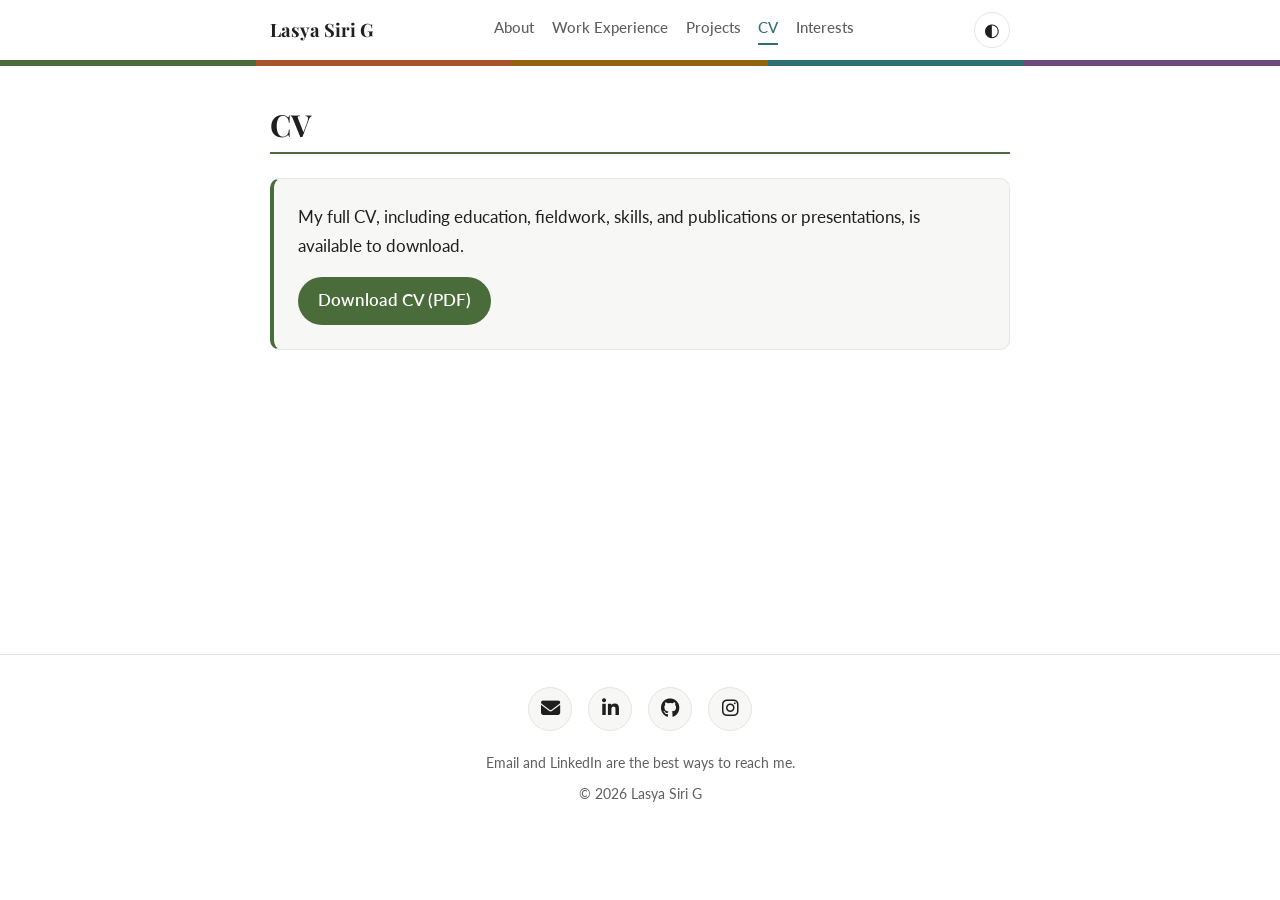
<file: cv.html>
<!DOCTYPE html>
<html lang="en">
<head>
  <meta charset="UTF-8">
  <meta name="viewport" content="width=device-width, initial-scale=1">
  <title>CV · Lasya Siri G</title>
  <script>try{var t=localStorage.getItem("theme");if(t)document.documentElement.setAttribute("data-theme",t)}catch(e){}</script>
  <link rel="stylesheet" href="https://cdnjs.cloudflare.com/ajax/libs/font-awesome/6.5.1/css/all.min.css">
  <link rel="stylesheet" href="style.css">
  <script src="script.js" defer></script>
</head>
<body>

  <header class="site-header">
    <div class="container nav">
      <a class="brand" href="index.html">Lasya Siri G</a>
      <nav aria-label="Main">
        <a href="index.html">About</a>
        <a href="experience.html">Work Experience</a>
        <a href="projects.html">Projects</a>
        <a href="cv.html" aria-current="page">CV</a>
        <a href="interests.html">Interests</a>
      </nav>
      <button id="theme-toggle" type="button" aria-label="Toggle dark mode">◐</button>
    </div>
    <div class="strata" aria-hidden="true"></div>
  </header>

  <main class="container page">
    <h1 class="page-title">CV</h1>

    <div class="cv-box">
      <p>
        My full CV, including education, fieldwork, skills, and
        publications or presentations, is available to download.
      </p>
      <a class="button" href="resume.pdf" download>Download CV (PDF)</a>
    </div>
  </main>

  <footer class="footer">
    <div class="container">
      <ul class="social">
        <li><a href="mailto:you@example.com" aria-label="Email" title="Email"><i class="fa-solid fa-envelope"></i></a></li>
        <li><a href="https://www.linkedin.com/in/yourname" aria-label="LinkedIn" title="LinkedIn"><i class="fa-brands fa-linkedin-in"></i></a></li>
        <li><a href="https://github.com/yourusername" aria-label="GitHub" title="GitHub"><i class="fa-brands fa-github"></i></a></li>
        <li><a href="https://instagram.com/yourname" aria-label="Instagram" title="Instagram"><i class="fa-brands fa-instagram"></i></a></li>
      </ul>
      <p>Email and LinkedIn are the best ways to reach me.</p>
      <p>© <span id="year"></span> Lasya Siri G</p>
    </div>
  </footer>

</body>
</html>
</file>
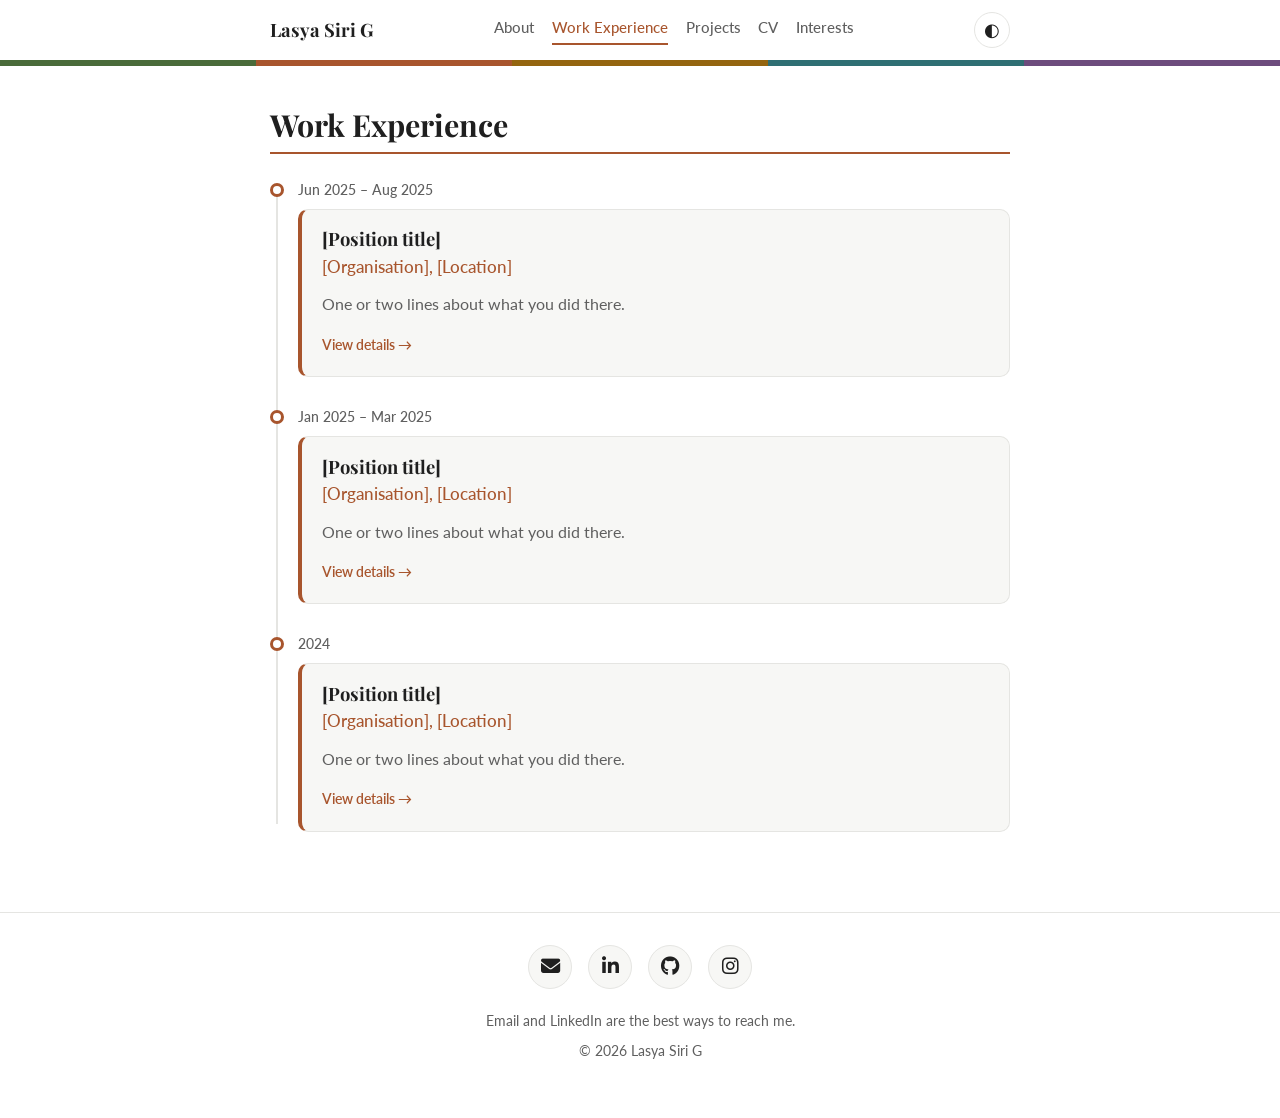
<file: experience.html>
<!DOCTYPE html>
<html lang="en">
<head>
  <meta charset="UTF-8">
  <meta name="viewport" content="width=device-width, initial-scale=1">
  <title>Work Experience · Lasya Siri G</title>
  <script>try{var t=localStorage.getItem("theme");if(t)document.documentElement.setAttribute("data-theme",t)}catch(e){}</script>
  <link rel="stylesheet" href="https://cdnjs.cloudflare.com/ajax/libs/font-awesome/6.5.1/css/all.min.css">
  <link rel="stylesheet" href="style.css">
  <script src="script.js" defer></script>
</head>
<body class="experience">

  <header class="site-header">
    <div class="container nav">
      <a class="brand" href="index.html">Lasya Siri G</a>
      <nav aria-label="Main">
        <a href="index.html">About</a>
        <a href="experience.html" aria-current="page">Work Experience</a>
        <a href="projects.html">Projects</a>
        <a href="cv.html">CV</a>
        <a href="interests.html">Interests</a>
      </nav>
      <button id="theme-toggle" type="button" aria-label="Toggle dark mode">◐</button>
    </div>
    <div class="strata" aria-hidden="true"></div>
  </header>

  <main class="container page">
    <h1 class="page-title">Work Experience</h1>

    <ol class="timeline">

      <!-- JOB 1 (most recent): copy this whole <li> block to add a new job -->
      <li class="timeline-item">
        <span class="timeline-date">Jun 2025 – Aug 2025</span>
        <a class="timeline-card" href="work-1.html">
          <h3>[Position title]</h3>
          <p class="org">[Organisation], [Location]</p>
          <p class="summary">One or two lines about what you did there.</p>
          <span class="read-more">View details →</span>
        </a>
      </li>

      <!-- JOB 2 -->
      <li class="timeline-item">
        <span class="timeline-date">Jan 2025 – Mar 2025</span>
        <a class="timeline-card" href="work-2.html">
          <h3>[Position title]</h3>
          <p class="org">[Organisation], [Location]</p>
          <p class="summary">One or two lines about what you did there.</p>
          <span class="read-more">View details →</span>
        </a>
      </li>

      <!-- JOB 3 -->
      <li class="timeline-item">
        <span class="timeline-date">2024</span>
        <a class="timeline-card" href="work-3.html">
          <h3>[Position title]</h3>
          <p class="org">[Organisation], [Location]</p>
          <p class="summary">One or two lines about what you did there.</p>
          <span class="read-more">View details →</span>
        </a>
      </li>

    </ol>
  </main>

  <footer class="footer">
    <div class="container">
      <ul class="social">
        <li><a href="mailto:you@example.com" aria-label="Email" title="Email"><i class="fa-solid fa-envelope"></i></a></li>
        <li><a href="https://www.linkedin.com/in/yourname" aria-label="LinkedIn" title="LinkedIn"><i class="fa-brands fa-linkedin-in"></i></a></li>
        <li><a href="https://github.com/yourusername" aria-label="GitHub" title="GitHub"><i class="fa-brands fa-github"></i></a></li>
        <li><a href="https://instagram.com/yourname" aria-label="Instagram" title="Instagram"><i class="fa-brands fa-instagram"></i></a></li>
      </ul>
      <p>Email and LinkedIn are the best ways to reach me.</p>
      <p>© <span id="year"></span> Lasya Siri G</p>
    </div>
  </footer>

</body>
</html>
</file>
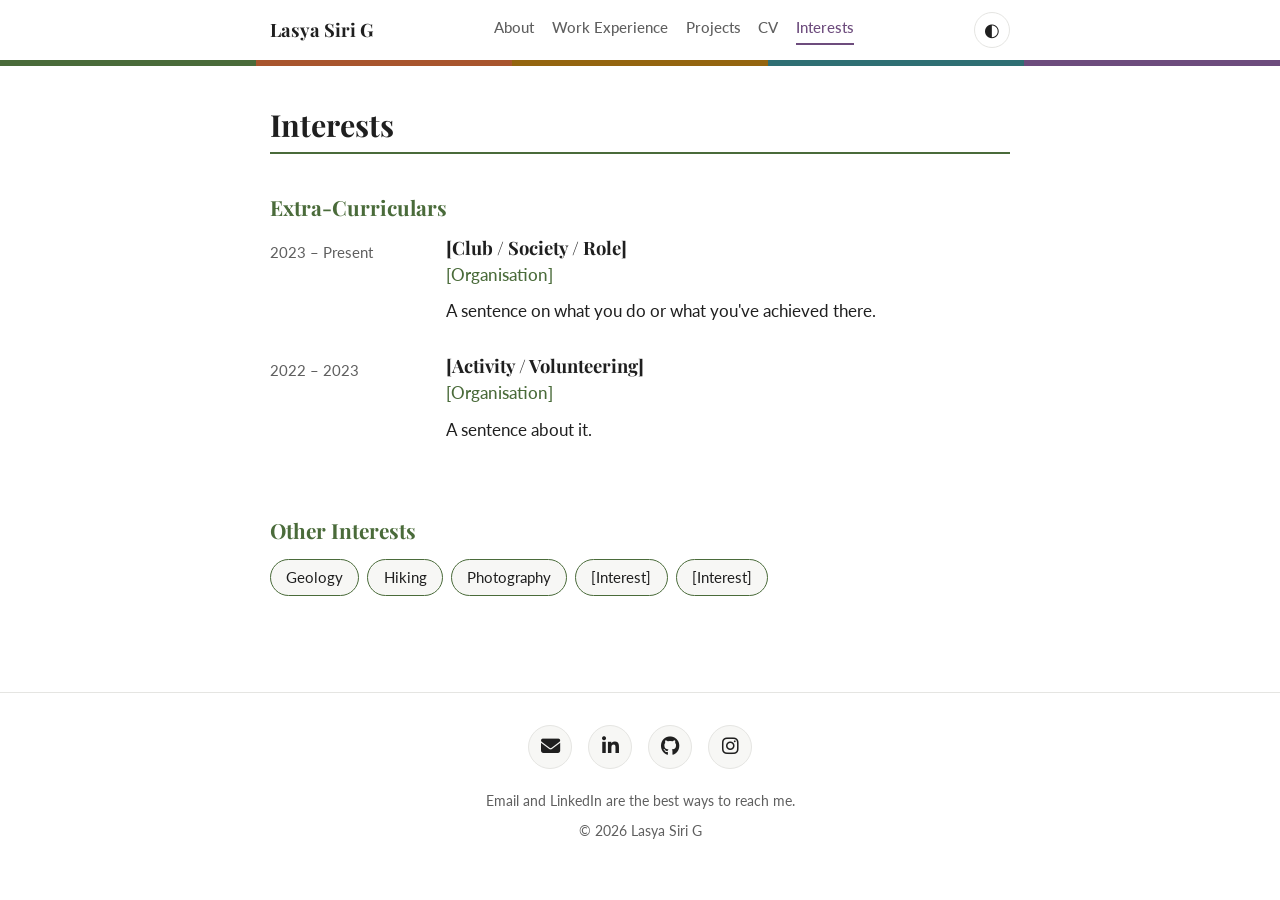
<file: interests.html>
<!DOCTYPE html>
<html lang="en">
<head>
  <meta charset="UTF-8">
  <meta name="viewport" content="width=device-width, initial-scale=1">
  <title>Interests · Lasya Siri G</title>
  <script>try{var t=localStorage.getItem("theme");if(t)document.documentElement.setAttribute("data-theme",t)}catch(e){}</script>
  <link rel="stylesheet" href="https://cdnjs.cloudflare.com/ajax/libs/font-awesome/6.5.1/css/all.min.css">
  <link rel="stylesheet" href="style.css">
  <script src="script.js" defer></script>
</head>
<body>

  <header class="site-header">
    <div class="container nav">
      <a class="brand" href="index.html">Lasya Siri G</a>
      <nav aria-label="Main">
        <a href="index.html">About</a>
        <a href="experience.html">Work Experience</a>
        <a href="projects.html">Projects</a>
        <a href="cv.html">CV</a>
        <a href="interests.html" aria-current="page">Interests</a>
      </nav>
      <button id="theme-toggle" type="button" aria-label="Toggle dark mode">◐</button>
    </div>
    <div class="strata" aria-hidden="true"></div>
  </header>

  <main class="container page">
    <h1 class="page-title">Interests</h1>

    <!-- EXTRA-CURRICULARS -->
    <section>
      <h2>Extra-Curriculars</h2>

      <article class="entry">
        <div class="entry-date">2023 – Present</div>
        <div class="entry-body">
          <h3>[Club / Society / Role]</h3>
          <p class="org">[Organisation]</p>
          <p>A sentence on what you do or what you've achieved there.</p>
        </div>
      </article>

      <article class="entry">
        <div class="entry-date">2022 – 2023</div>
        <div class="entry-body">
          <h3>[Activity / Volunteering]</h3>
          <p class="org">[Organisation]</p>
          <p>A sentence about it.</p>
        </div>
      </article>
    </section>

    <!-- OTHER INTERESTS -->
    <section>
      <h2>Other Interests</h2>
      <ul class="tags">
        <li>Geology</li>
        <li>Hiking</li>
        <li>Photography</li>
        <li>[Interest]</li>
        <li>[Interest]</li>
      </ul>
    </section>
  </main>

  <footer class="footer">
    <div class="container">
      <ul class="social">
        <li><a href="mailto:you@example.com" aria-label="Email" title="Email"><i class="fa-solid fa-envelope"></i></a></li>
        <li><a href="https://www.linkedin.com/in/yourname" aria-label="LinkedIn" title="LinkedIn"><i class="fa-brands fa-linkedin-in"></i></a></li>
        <li><a href="https://github.com/yourusername" aria-label="GitHub" title="GitHub"><i class="fa-brands fa-github"></i></a></li>
        <li><a href="https://instagram.com/yourname" aria-label="Instagram" title="Instagram"><i class="fa-brands fa-instagram"></i></a></li>
      </ul>
      <p>Email and LinkedIn are the best ways to reach me.</p>
      <p>© <span id="year"></span> Lasya Siri G</p>
    </div>
  </footer>

</body>
</html>
</file>
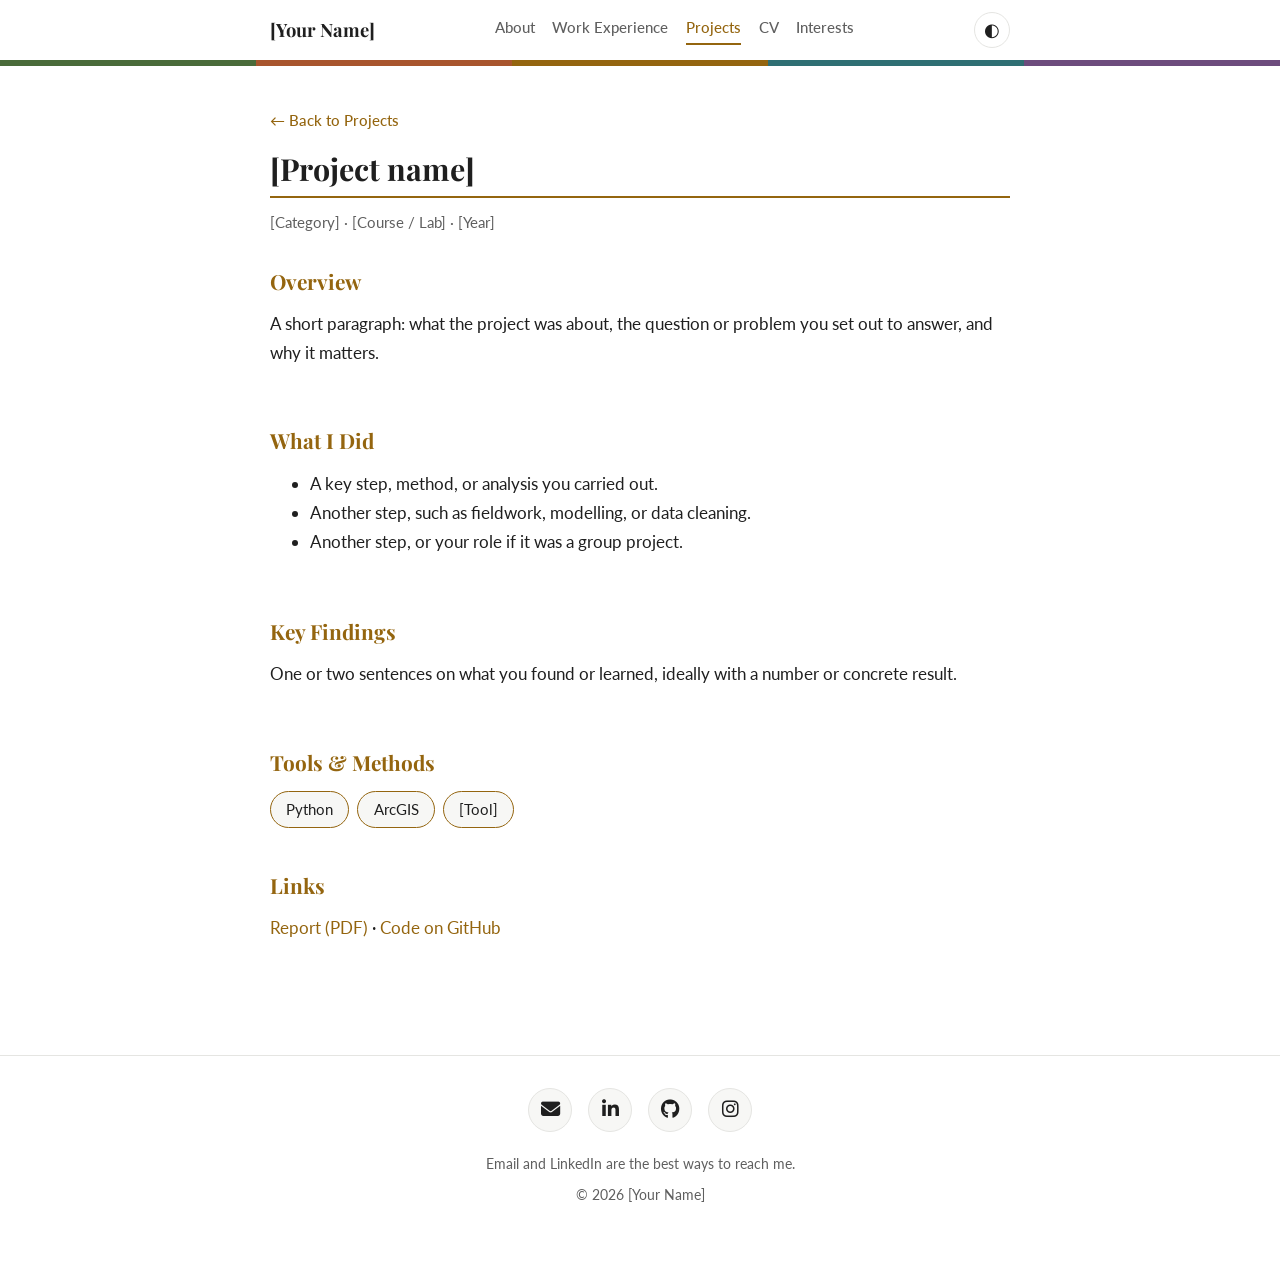
<file: project-earth-1.html>
<!DOCTYPE html>
<html lang="en">
<head>
  <meta charset="UTF-8">
  <meta name="viewport" content="width=device-width, initial-scale=1">
  <title>[Project name] · [Your Name]</title>
  <script>try{var t=localStorage.getItem("theme");if(t)document.documentElement.setAttribute("data-theme",t)}catch(e){}</script>
  <link rel="stylesheet" href="https://cdnjs.cloudflare.com/ajax/libs/font-awesome/6.5.1/css/all.min.css">
  <link rel="stylesheet" href="style.css">
  <script src="script.js" defer></script>
</head>
<body class="projects">

  <header class="site-header">
    <div class="container nav">
      <a class="brand" href="index.html">[Your Name]</a>
      <nav aria-label="Main">
        <a href="index.html">About</a>
        <a href="experience.html">Work Experience</a>
        <a href="projects.html" aria-current="page">Projects</a>
        <a href="cv.html">CV</a>
        <a href="interests.html">Interests</a>
      </nav>
      <button id="theme-toggle" type="button" aria-label="Toggle dark mode">◐</button>
    </div>
    <div class="strata" aria-hidden="true"></div>
  </header>

  <main class="container page">
    <a class="back-link" href="projects.html">← Back to Projects</a>

    <h1 class="page-title">[Project name]</h1>
    <p class="project-meta">[Category] · [Course / Lab] · [Year]</p>

    <section>
      <h2>Overview</h2>
      <p>
        A short paragraph: what the project was about, the question or problem
        you set out to answer, and why it matters.
      </p>
    </section>

    <section>
      <h2>What I Did</h2>
      <ul>
        <li>A key step, method, or analysis you carried out.</li>
        <li>Another step, such as fieldwork, modelling, or data cleaning.</li>
        <li>Another step, or your role if it was a group project.</li>
      </ul>
    </section>

    <section>
      <h2>Key Findings</h2>
      <p>
        One or two sentences on what you found or learned, ideally with a number
        or concrete result.
      </p>
    </section>

    <!-- OPTIONAL: an image or figure. Remove the comment markers to use it.
    <figure class="project-figure">
      <img src="figure1.jpg" alt="Describe the image">
      <figcaption>Figure 1: caption here.</figcaption>
    </figure>
    -->

    <section>
      <h2>Tools &amp; Methods</h2>
      <ul class="tags">
        <li>Python</li>
        <li>ArcGIS</li>
        <li>[Tool]</li>
      </ul>
    </section>

    <section>
      <h2>Links</h2>
      <p>
        <a href="#">Report (PDF)</a> ·
        <a href="https://github.com/yourusername/repo-name">Code on GitHub</a>
      </p>
    </section>
  </main>

  <footer class="footer">
    <div class="container">
      <ul class="social">
        <li><a href="mailto:you@example.com" aria-label="Email" title="Email"><i class="fa-solid fa-envelope"></i></a></li>
        <li><a href="https://www.linkedin.com/in/yourname" aria-label="LinkedIn" title="LinkedIn"><i class="fa-brands fa-linkedin-in"></i></a></li>
        <li><a href="https://github.com/yourusername" aria-label="GitHub" title="GitHub"><i class="fa-brands fa-github"></i></a></li>
        <li><a href="https://instagram.com/yourname" aria-label="Instagram" title="Instagram"><i class="fa-brands fa-instagram"></i></a></li>
      </ul>
      <p>Email and LinkedIn are the best ways to reach me.</p>
      <p>© <span id="year"></span> [Your Name]</p>
    </div>
  </footer>

</body>
</html>
</file>
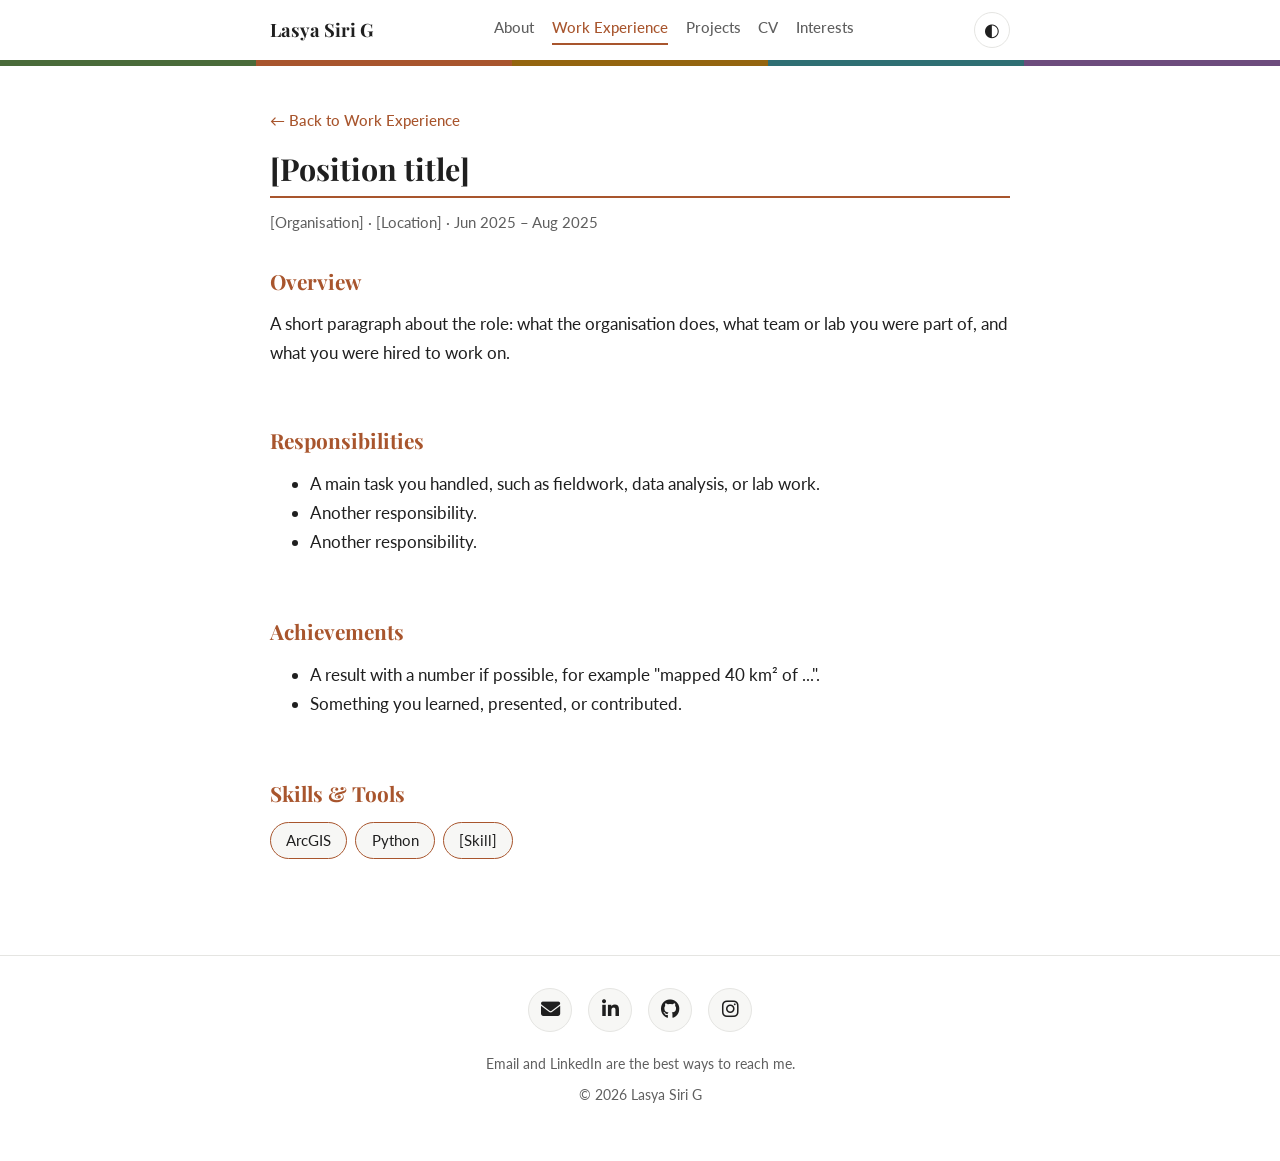
<file: work-1.html>
<!DOCTYPE html>
<html lang="en">
<head>
  <meta charset="UTF-8">
  <meta name="viewport" content="width=device-width, initial-scale=1">
  <title>[Position title] · Lasya Siri G</title>
  <script>try{var t=localStorage.getItem("theme");if(t)document.documentElement.setAttribute("data-theme",t)}catch(e){}</script>
  <link rel="stylesheet" href="https://cdnjs.cloudflare.com/ajax/libs/font-awesome/6.5.1/css/all.min.css">
  <link rel="stylesheet" href="style.css">
  <script src="script.js" defer></script>
</head>
<body class="experience">

  <header class="site-header">
    <div class="container nav">
      <a class="brand" href="index.html">Lasya Siri G</a>
      <nav aria-label="Main">
        <a href="index.html">About</a>
        <a href="experience.html" aria-current="page">Work Experience</a>
        <a href="projects.html">Projects</a>
        <a href="cv.html">CV</a>
        <a href="interests.html">Interests</a>
      </nav>
      <button id="theme-toggle" type="button" aria-label="Toggle dark mode">◐</button>
    </div>
    <div class="strata" aria-hidden="true"></div>
  </header>

  <main class="container page">
    <a class="back-link" href="experience.html">← Back to Work Experience</a>

    <h1 class="page-title">[Position title]</h1>
    <p class="project-meta">[Organisation] · [Location] · Jun 2025 – Aug 2025</p>

    <section>
      <h2>Overview</h2>
      <p>
        A short paragraph about the role: what the organisation does, what team
        or lab you were part of, and what you were hired to work on.
      </p>
    </section>

    <section>
      <h2>Responsibilities</h2>
      <ul>
        <li>A main task you handled, such as fieldwork, data analysis, or lab work.</li>
        <li>Another responsibility.</li>
        <li>Another responsibility.</li>
      </ul>
    </section>

    <section>
      <h2>Achievements</h2>
      <ul>
        <li>A result with a number if possible, for example "mapped 40 km² of ...".</li>
        <li>Something you learned, presented, or contributed.</li>
      </ul>
    </section>

    <!-- OPTIONAL: a photo from the job. Remove the comment markers to use it.
    <figure class="project-figure">
      <img src="work-1-photo.jpg" alt="Describe the image">
      <figcaption>Caption here.</figcaption>
    </figure>
    -->

    <section>
      <h2>Skills &amp; Tools</h2>
      <ul class="tags">
        <li>ArcGIS</li>
        <li>Python</li>
        <li>[Skill]</li>
      </ul>
    </section>
  </main>

  <footer class="footer">
    <div class="container">
      <ul class="social">
        <li><a href="mailto:you@example.com" aria-label="Email" title="Email"><i class="fa-solid fa-envelope"></i></a></li>
        <li><a href="https://www.linkedin.com/in/yourname" aria-label="LinkedIn" title="LinkedIn"><i class="fa-brands fa-linkedin-in"></i></a></li>
        <li><a href="https://github.com/yourusername" aria-label="GitHub" title="GitHub"><i class="fa-brands fa-github"></i></a></li>
        <li><a href="https://instagram.com/yourname" aria-label="Instagram" title="Instagram"><i class="fa-brands fa-instagram"></i></a></li>
      </ul>
      <p>Email and LinkedIn are the best ways to reach me.</p>
      <p>© <span id="year"></span> Lasya Siri G</p>
    </div>
  </footer>

</body>
</html>
</file>
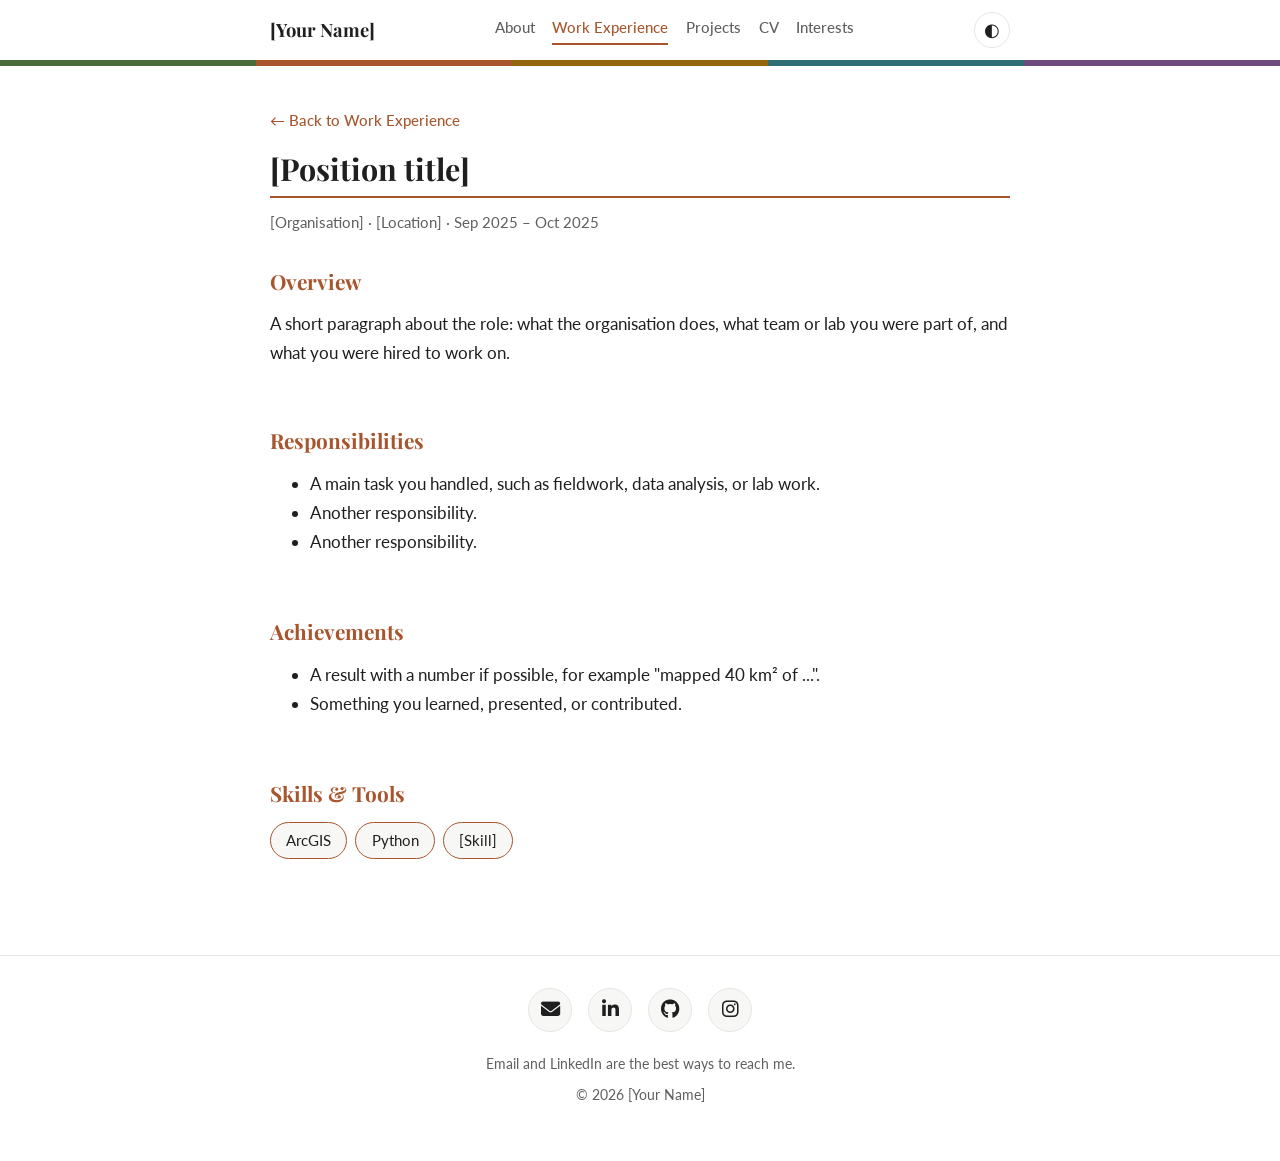
<file: work-2.html>
<!DOCTYPE html>
<html lang="en">
<head>
  <meta charset="UTF-8">
  <meta name="viewport" content="width=device-width, initial-scale=1">
  <title>[Position title] · [Your Name]</title>
  <script>try{var t=localStorage.getItem("theme");if(t)document.documentElement.setAttribute("data-theme",t)}catch(e){}</script>
  <link rel="stylesheet" href="https://cdnjs.cloudflare.com/ajax/libs/font-awesome/6.5.1/css/all.min.css">
  <link rel="stylesheet" href="style.css">
  <script src="script.js" defer></script>
</head>
<body class="experience">

  <header class="site-header">
    <div class="container nav">
      <a class="brand" href="index.html">[Your Name]</a>
      <nav aria-label="Main">
        <a href="index.html">About</a>
        <a href="experience.html" aria-current="page">Work Experience</a>
        <a href="projects.html">Projects</a>
        <a href="cv.html">CV</a>
        <a href="interests.html">Interests</a>
      </nav>
      <button id="theme-toggle" type="button" aria-label="Toggle dark mode">◐</button>
    </div>
    <div class="strata" aria-hidden="true"></div>
  </header>

  <main class="container page">
    <a class="back-link" href="experience.html">← Back to Work Experience</a>

    <h1 class="page-title">[Position title]</h1>
    <p class="project-meta">[Organisation] · [Location] · Sep 2025 – Oct 2025</p>

    <section>
      <h2>Overview</h2>
      <p>
        A short paragraph about the role: what the organisation does, what team
        or lab you were part of, and what you were hired to work on.
      </p>
    </section>

    <section>
      <h2>Responsibilities</h2>
      <ul>
        <li>A main task you handled, such as fieldwork, data analysis, or lab work.</li>
        <li>Another responsibility.</li>
        <li>Another responsibility.</li>
      </ul>
    </section>

    <section>
      <h2>Achievements</h2>
      <ul>
        <li>A result with a number if possible, for example "mapped 40 km² of ...".</li>
        <li>Something you learned, presented, or contributed.</li>
      </ul>
    </section>

    <!-- OPTIONAL: a photo from the job. Remove the comment markers to use it.
    <figure class="project-figure">
      <img src="work-1-photo.jpg" alt="Describe the image">
      <figcaption>Caption here.</figcaption>
    </figure>
    -->

    <section>
      <h2>Skills &amp; Tools</h2>
      <ul class="tags">
        <li>ArcGIS</li>
        <li>Python</li>
        <li>[Skill]</li>
      </ul>
    </section>
  </main>

  <footer class="footer">
    <div class="container">
      <ul class="social">
        <li><a href="mailto:you@example.com" aria-label="Email" title="Email"><i class="fa-solid fa-envelope"></i></a></li>
        <li><a href="https://www.linkedin.com/in/yourname" aria-label="LinkedIn" title="LinkedIn"><i class="fa-brands fa-linkedin-in"></i></a></li>
        <li><a href="https://github.com/yourusername" aria-label="GitHub" title="GitHub"><i class="fa-brands fa-github"></i></a></li>
        <li><a href="https://instagram.com/yourname" aria-label="Instagram" title="Instagram"><i class="fa-brands fa-instagram"></i></a></li>
      </ul>
      <p>Email and LinkedIn are the best ways to reach me.</p>
      <p>© <span id="year"></span> [Your Name]</p>
    </div>
  </footer>

</body>
</html>
</file>
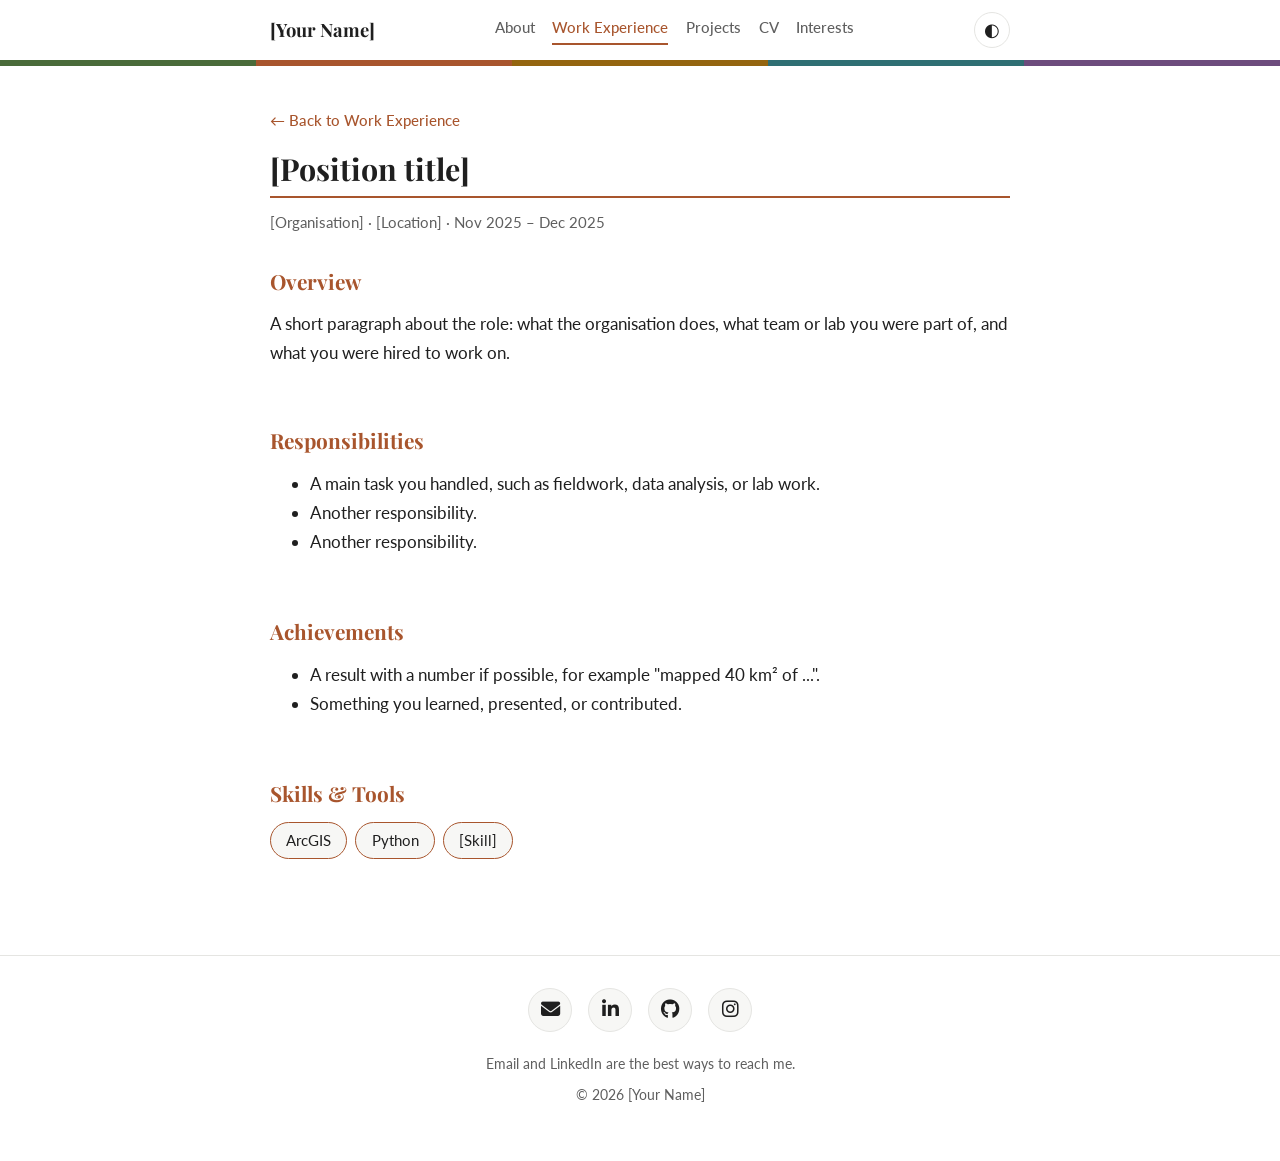
<file: work-3.html>
<!DOCTYPE html>
<html lang="en">
<head>
  <meta charset="UTF-8">
  <meta name="viewport" content="width=device-width, initial-scale=1">
  <title>[Position title] · [Your Name]</title>
  <script>try{var t=localStorage.getItem("theme");if(t)document.documentElement.setAttribute("data-theme",t)}catch(e){}</script>
  <link rel="stylesheet" href="https://cdnjs.cloudflare.com/ajax/libs/font-awesome/6.5.1/css/all.min.css">
  <link rel="stylesheet" href="style.css">
  <script src="script.js" defer></script>
</head>
<body class="experience">

  <header class="site-header">
    <div class="container nav">
      <a class="brand" href="index.html">[Your Name]</a>
      <nav aria-label="Main">
        <a href="index.html">About</a>
        <a href="experience.html" aria-current="page">Work Experience</a>
        <a href="projects.html">Projects</a>
        <a href="cv.html">CV</a>
        <a href="interests.html">Interests</a>
      </nav>
      <button id="theme-toggle" type="button" aria-label="Toggle dark mode">◐</button>
    </div>
    <div class="strata" aria-hidden="true"></div>
  </header>

  <main class="container page">
    <a class="back-link" href="experience.html">← Back to Work Experience</a>

    <h1 class="page-title">[Position title]</h1>
    <p class="project-meta">[Organisation] · [Location] · Nov 2025 – Dec 2025</p>

    <section>
      <h2>Overview</h2>
      <p>
        A short paragraph about the role: what the organisation does, what team
        or lab you were part of, and what you were hired to work on.
      </p>
    </section>

    <section>
      <h2>Responsibilities</h2>
      <ul>
        <li>A main task you handled, such as fieldwork, data analysis, or lab work.</li>
        <li>Another responsibility.</li>
        <li>Another responsibility.</li>
      </ul>
    </section>

    <section>
      <h2>Achievements</h2>
      <ul>
        <li>A result with a number if possible, for example "mapped 40 km² of ...".</li>
        <li>Something you learned, presented, or contributed.</li>
      </ul>
    </section>

    <!-- OPTIONAL: a photo from the job. Remove the comment markers to use it.
    <figure class="project-figure">
      <img src="work-1-photo.jpg" alt="Describe the image">
      <figcaption>Caption here.</figcaption>
    </figure>
    -->

    <section>
      <h2>Skills &amp; Tools</h2>
      <ul class="tags">
        <li>ArcGIS</li>
        <li>Python</li>
        <li>[Skill]</li>
      </ul>
    </section>
  </main>

  <footer class="footer">
    <div class="container">
      <ul class="social">
        <li><a href="mailto:you@example.com" aria-label="Email" title="Email"><i class="fa-solid fa-envelope"></i></a></li>
        <li><a href="https://www.linkedin.com/in/yourname" aria-label="LinkedIn" title="LinkedIn"><i class="fa-brands fa-linkedin-in"></i></a></li>
        <li><a href="https://github.com/yourusername" aria-label="GitHub" title="GitHub"><i class="fa-brands fa-github"></i></a></li>
        <li><a href="https://instagram.com/yourname" aria-label="Instagram" title="Instagram"><i class="fa-brands fa-instagram"></i></a></li>
      </ul>
      <p>Email and LinkedIn are the best ways to reach me.</p>
      <p>© <span id="year"></span> [Your Name]</p>
    </div>
  </footer>

</body>
</html>
</file>
<file: style.css>
/* ========== FONTS: to change fonts, edit this line + the two --font lines below ========== */
@import url("https://fonts.googleapis.com/css2?family=Playfair+Display:wght@700&family=Lato:wght@400;700&display=swap");

/* ========== 1. DESIGN SETTINGS ========== */
:root {
  /* Neutrals (light mode: white) */
  --bg: #ffffff;
  --text: #1f1f1f;
  --muted: #5f5f5f;
  --border: #e5e5e2;
  --card: #f7f7f5;
  --button-text: #ffffff;

  /* Earthy section colors */
  --moss: #4a6b3a;
  --terracotta: #a8552d;
  --ochre: #94650f;
  --slate: #2f6f73;
  --amethyst: #6d4c7d;

  /* The page's highlight color (overridden per page below) */
  --accent: var(--moss);

  --font: "Lato", system-ui, sans-serif;
  --font-heading: "Playfair Display", Georgia, serif;
  --max-width: 780px;
  --radius: 10px;
}

/* Which color each page uses (set by <body class="..."> in each HTML file) */
body.about       { --accent: var(--moss); }
body.experience  { --accent: var(--terracotta); }
body.projects    { --accent: var(--ochre); }
body.cv          { --accent: var(--slate); }
body.interests   { --accent: var(--amethyst); }

/* Dark mode: follows the visitor's device unless they click the toggle */
@media (prefers-color-scheme: dark) {
  :root:not([data-theme="light"]) {
    --bg: #121212;
    --text: #ececec;
    --muted: #a0a0a0;
    --border: #2e2e2e;
    --card: #1c1c1c;
    --button-text: #121212;

    --moss: #a3c185;
    --terracotta: #e08a5b;
    --ochre: #e3b64f;
    --slate: #6fc0c4;
    --amethyst: #c4a1d6;
  }
}
:root[data-theme="dark"] {
  --bg: #121212;
  --text: #ececec;
  --muted: #a0a0a0;
  --border: #2e2e2e;
  --card: #1c1c1c;
  --button-text: #121212;

  --moss: #a3c185;
  --terracotta: #e08a5b;
  --ochre: #e3b64f;
  --slate: #6fc0c4;
  --amethyst: #c4a1d6;
}

/* ========== 2. BASICS ========== */
* { box-sizing: border-box; }

html { scroll-behavior: smooth; scroll-padding-top: 90px; }

body {
  margin: 0;
  background: var(--bg);
  color: var(--text);
  font-family: var(--font);
  font-size: 1.0625rem;
  line-height: 1.7;
}

.container {
  max-width: var(--max-width);
  margin: 0 auto;
  padding: 0 1.25rem;
}

a { color: var(--accent); text-decoration: none; }
a:hover { text-decoration: underline; }
a:focus-visible, button:focus-visible {
  outline: 2px solid var(--accent);
  outline-offset: 3px;
}

h1, h2, h3 { line-height: 1.25; margin: 0; font-family: var(--font-heading); font-weight: 700; }
p { margin: 0 0 1rem; }

/* ========== 3. HEADER / NAV ========== */
.site-header {
  position: sticky;
  top: 0;
  z-index: 10;
  background: var(--bg);
}
.nav {
  display: flex;
  align-items: center;
  justify-content: space-between;
  gap: 1rem;
  padding-top: 0.75rem;
  padding-bottom: 0.75rem;
}
.brand {
  font-family: var(--font-heading);
  font-weight: 700;
  font-size: 1.15rem;
  color: var(--text);
}
.brand:hover { color: var(--accent); text-decoration: none; }

.nav nav { display: flex; gap: 1.1rem; flex-wrap: wrap; }
.nav nav a {
  color: var(--muted);
  font-size: 0.92rem;
  font-weight: 500;
  padding-bottom: 2px;
  border-bottom: 2px solid transparent;
}
/* Each menu item has its own color (in menu order) */
.nav nav a:nth-child(1) { --c: var(--moss); }
.nav nav a:nth-child(2) { --c: var(--terracotta); }
.nav nav a:nth-child(3) { --c: var(--ochre); }
.nav nav a:nth-child(4) { --c: var(--slate); }
.nav nav a:nth-child(5) { --c: var(--amethyst); }
.nav nav a:hover { color: var(--c); text-decoration: none; }
.nav nav a[aria-current="page"] { color: var(--c); border-bottom-color: var(--c); }

#theme-toggle {
  background: none;
  border: 1px solid var(--border);
  color: var(--text);
  border-radius: 999px;
  width: 36px;
  height: 36px;
  font-size: 1.1rem;
  cursor: pointer;
}
#theme-toggle:hover { border-color: var(--accent); }

/* Colored strip under the header: one band per section color */
.strata {
  height: 6px;
  background: linear-gradient(
    to right,
    var(--moss) 0 20%,
    var(--terracotta) 20% 40%,
    var(--ochre) 40% 60%,
    var(--slate) 60% 80%,
    var(--amethyst) 80% 100%
  );
}

/* ========== 4. HERO (home page) ========== */
.hero {
  display: flex;
  align-items: center;
  gap: 1.75rem;
  padding: 3.5rem 0 2rem;
}
.avatar {
  width: 140px;
  height: 140px;
  border-radius: 50%;
  object-fit: cover;
  background: var(--card);
  border: 3px solid var(--accent);
  flex-shrink: 0;
}
.hero h1 { font-size: 2.5rem; letter-spacing: -0.01em; }
.tagline { color: var(--muted); margin: 0.35rem 0 0.75rem; }

/* ========== 5. SECTIONS ========== */
section { padding: 2rem 0; }
section h2 {
  font-size: 1.6rem;
  margin-bottom: 1.25rem;
  padding-bottom: 0.5rem;
  border-bottom: 2px solid var(--accent);
}

/* Experience / extra-curricular rows: date left, details right */
.entry {
  display: grid;
  grid-template-columns: 160px 1fr;
  gap: 1rem;
  margin-bottom: 1.75rem;
}
.entry-date { color: var(--muted); font-size: 0.95rem; padding-top: 0.25rem; }
.entry-body h3 { font-size: 1.15rem; }
.org { color: var(--accent); font-weight: 500; margin: 0.1rem 0 0.5rem; }
.entry-body ul { margin: 0; padding-left: 1.2rem; }
.entry-body li { margin-bottom: 0.3rem; }
.entry-body p:last-child { margin-bottom: 0; }

/* Project cards: image on top, title and short text below */
.cards {
  display: grid;
  grid-template-columns: repeat(auto-fill, minmax(230px, 1fr));
  grid-auto-rows: 1fr;           /* every card in a grid gets the same height */
  gap: 1.25rem;
}
.card {
  display: flex;
  flex-direction: column;
  background: var(--card);
  border: 1px solid var(--border);
  border-radius: var(--radius);
  overflow: hidden;              /* keeps the image corners rounded */
  color: var(--text);
  transition: transform 0.15s ease, border-color 0.15s ease, box-shadow 0.15s ease;
}
.card:hover {
  transform: translateY(-3px);
  border-color: var(--accent);
  box-shadow: 0 6px 18px rgba(0, 0, 0, 0.12);
  color: var(--text);
  text-decoration: none;
}

/* Same shape for every image: change 16 / 10 to 4 / 3 or 1 / 1 if you like */
.card-img {
  display: block;
  width: 100%;
  aspect-ratio: 16 / 10;
  object-fit: cover;             /* crops to fit instead of stretching */
  background: var(--border);
}

.card-body { padding: 1rem 1.25rem 1.25rem; flex: 1; }

/* Title: always reserves 2 lines, so all cards line up */
.card h3 {
  font-size: 1.15rem;
  line-height: 1.25;
  min-height: 2.5em;
  margin-bottom: 0.5rem;
  display: -webkit-box;
  -webkit-line-clamp: 2;
  -webkit-box-orient: vertical;
  overflow: hidden;
}
.card:hover h3 { color: var(--accent); }

/* Description: always reserves 3 lines */
.card p {
  color: var(--muted);
  font-size: 0.95rem;
  line-height: 1.5;
  min-height: 4.5em;
  margin: 0;
  display: -webkit-box;
  -webkit-line-clamp: 3;
  -webkit-box-orient: vertical;
  overflow: hidden;
}

/* CV box + button */
.cv-box {
  background: var(--card);
  border: 1px solid var(--border);
  border-left: 4px solid var(--accent);
  border-radius: var(--radius);
  padding: 1.5rem;
}
.button {
  display: inline-block;
  background: var(--accent);
  color: var(--button-text);
  font-weight: 600;
  padding: 0.6rem 1.25rem;
  border-radius: 999px;
  transition: opacity 0.15s ease;
}
.button:hover { opacity: 0.85; color: var(--button-text); text-decoration: none; }

/* Interest tags */
.tags { list-style: none; display: flex; flex-wrap: wrap; gap: 0.5rem; padding: 0; margin: 0; }
.tags li {
  background: var(--card);
  border: 1px solid var(--accent);
  border-radius: 999px;
  padding: 0.3rem 0.95rem;
  font-size: 0.93rem;
}

/* ========== 5b. INNER PAGES ========== */
.page { padding-top: 2.5rem; padding-bottom: 2rem; min-height: 60vh; }
.page-title {
  font-size: 1.9rem;
  margin-bottom: 1.5rem;
  padding-bottom: 0.5rem;
  border-bottom: 2px solid var(--accent);
}

/* Sub-headings inside inner pages (Interests page) */
.page section { padding: 1rem 0; }
.page section h2 {
  font-size: 1.3rem;
  color: var(--accent);
  border-bottom: none;
  padding-bottom: 0;
  margin-bottom: 1rem;
}

/* ========== 5c. FOOTER WITH ICONS ========== */
.footer {
  margin-top: 3rem;
  padding: 2rem 0 3rem;
  border-top: 1px solid var(--border);
  text-align: center;
  color: var(--muted);
  font-size: 0.9rem;
}
.footer p { margin: 0 0 0.4rem; }

.social {
  list-style: none;
  display: flex;
  justify-content: center;
  flex-wrap: wrap;
  gap: 1rem;
  padding: 0;
  margin: 0 0 1.25rem;
}
.social a {
  display: flex;
  align-items: center;
  justify-content: center;
  width: 44px;
  height: 44px;
  border-radius: 50%;
  border: 1px solid var(--border);
  background: var(--card);
  color: var(--text);
  font-size: 1.2rem;
  transition: background 0.15s ease, color 0.15s ease, border-color 0.15s ease;
}
.social a:hover {
  background: var(--accent);
  border-color: var(--accent);
  color: var(--button-text);
  text-decoration: none;
}

/* ========== 5d. PROJECT PAGES ========== */
.back-link {
  display: inline-block;
  margin-bottom: 1rem;
  font-size: 0.95rem;
  font-weight: 500;
}
.project-meta {
  color: var(--muted);
  margin: -0.75rem 0 1rem;
  font-size: 0.95rem;
}
.project-figure { margin: 1rem 0 1.5rem; }
.project-figure img {
  max-width: 100%;
  height: auto;
  border-radius: var(--radius);
  border: 1px solid var(--border);
}
.project-figure figcaption {
  color: var(--muted);
  font-size: 0.88rem;
  margin-top: 0.5rem;
}
.page section + section { margin-top: 0.75rem; }

/* ========== 5e. WORK EXPERIENCE TIMELINE ========== */
.timeline {
  list-style: none;
  margin: 0;
  padding: 0 0 0 1.75rem;
  position: relative;
}
/* the vertical line */
.timeline::before {
  content: "";
  position: absolute;
  left: 6px;
  top: 0.5rem;
  bottom: 0.5rem;
  width: 2px;
  background: var(--border);
}
.timeline-item {
  position: relative;
  margin-bottom: 1.75rem;
}
.timeline-item:last-child { margin-bottom: 0; }
/* the dot on the line */
.timeline-item::before {
  content: "";
  position: absolute;
  left: -1.75rem;
  top: 0.3rem;
  width: 14px;
  height: 14px;
  box-sizing: border-box;
  border-radius: 50%;
  background: var(--bg);
  border: 3px solid var(--accent);
}
.timeline-date {
  display: block;
  color: var(--muted);
  font-size: 0.9rem;
  font-weight: 500;
  margin-bottom: 0.4rem;
}
.timeline-card {
  display: block;
  background: var(--card);
  border: 1px solid var(--border);
  border-left: 4px solid var(--accent);
  border-radius: var(--radius);
  padding: 1.1rem 1.25rem;
  color: var(--text);
  transition: transform 0.15s ease, border-color 0.15s ease, box-shadow 0.15s ease;
}
.timeline-card:hover {
  transform: translateY(-2px);
  border-color: var(--accent);
  box-shadow: 0 6px 18px rgba(0, 0, 0, 0.1);
  color: var(--text);
  text-decoration: none;
}
.timeline-card h3 { font-size: 1.15rem; }
.timeline-card .org { margin: 0.15rem 0 0.6rem; }
.timeline-card .summary { color: var(--muted); font-size: 0.97rem; margin: 0 0 0.75rem; }
.timeline-card .read-more { color: var(--accent); font-size: 0.9rem; font-weight: 600; }

@media (prefers-reduced-motion: reduce) {
  .timeline-card { transition: none; }
}

/* ========== 6. MOBILE ========== */
@media (max-width: 640px) {
  body { font-size: 1rem; }
  .nav { flex-wrap: wrap; }
  .nav nav { order: 3; width: 100%; gap: 0.5rem 1rem; }
  .hero { flex-direction: column; text-align: center; padding-top: 2.5rem; }
  .hero h1 { font-size: 2rem; }
  .entry { grid-template-columns: 1fr; gap: 0.25rem; }
}

/* Respect users who prefer less motion */
@media (prefers-reduced-motion: reduce) {
  html { scroll-behavior: auto; }
  .card, .button, .social a { transition: none; }
}
</file>
